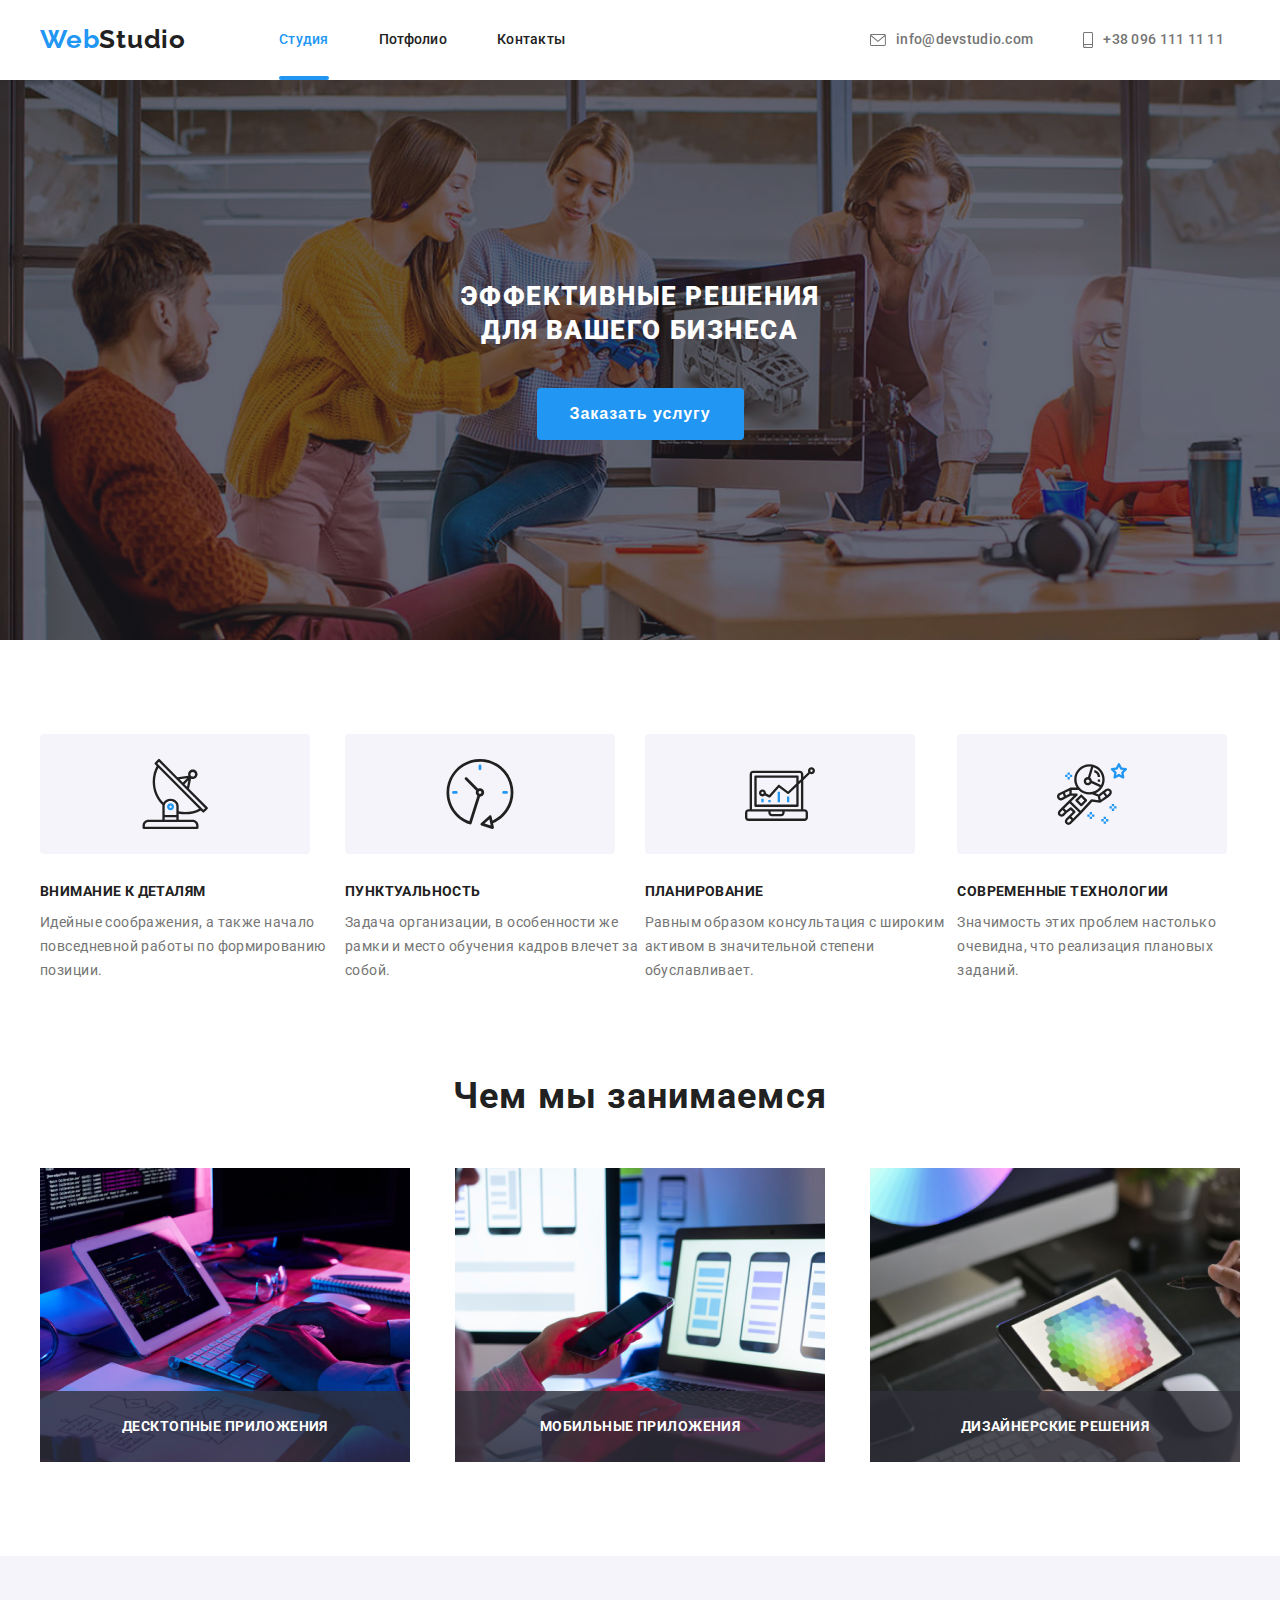
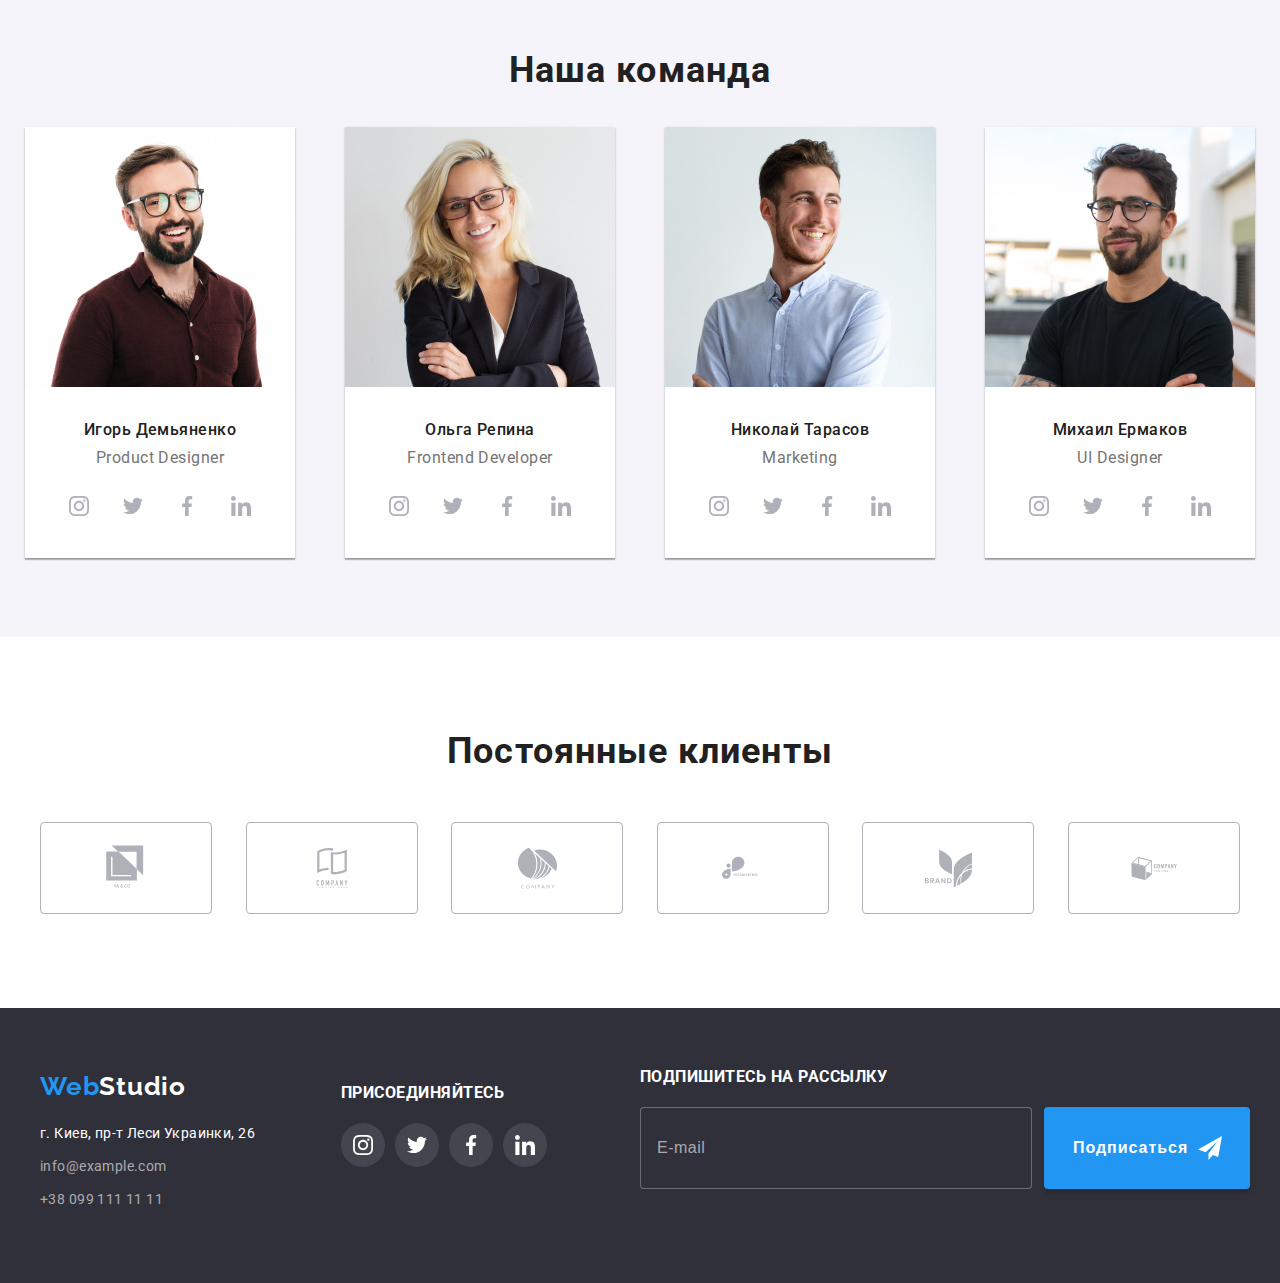
<file: index.html>
<!DOCTYPE html>
<html lang="ru">
  <head>
    <meta charset="UTF-8" />
    <meta http-equiv="X-UA-Compatible" content="IE=edge" />
    <meta name="viewport" content="width=device-width, initial-scale=1.0" />
    <title>WebStudio</title>
    <link
      rel="stylesheet"
      href="https://cdnjs.cloudflare.com/ajax/libs/modern-normalize/1.1.0/modern-normalize.min.css"
      integrity="sha512-wpPYUAdjBVSE4KJnH1VR1HeZfpl1ub8YT/NKx4PuQ5NmX2tKuGu6U/JRp5y+Y8XG2tV+wKQpNHVUX03MfMFn9Q=="
      crossorigin="anonymous"
      referrerpolicy="no-referrer"
    />
    <link rel="preconnect" href="https://fonts.googleapis.com" />
    <link rel="preconnect" href="https://fonts.gstatic.com" crossorigin />
    <link
      href="https://fonts.googleapis.com/css2?family=Raleway:wght@700&family=Roboto:wght@400;500;700;900&display=swap"
      rel="stylesheet"
    />
    <link rel="stylesheet" href="./css/main.min.css" />
  </head>
  <body>
    <header class="header">
      <nav class="nav-header container">
        <div class="mobile-header">
          <a href="#" class="logo"><span>Web</span>Studio</a>
          <button
            class="menu-button"
            type="button"
            data-menu-button
            aria-label="Переключатель мобильного меню"
            aria-expanded="false"
          >
            <svg width="40" height="40">
              <use
                class="icon-close"
                href="./images/icons.svg#close-menu"
              ></use>
              <use class="icon-menu" href="./images/icons.svg#menu"></use>
            </svg>
          </button>
        </div>
        <div class="menu-container" data-menu>
          <ul class="menu">
            <li class="menu__item">
              <a href="#" class="menu__link menu__link--current">Студия</a>
            </li>
            <li class="menu__item">
              <a href="./portfolio.html" class="menu__link">Потфолио</a>
            </li>
            <li class="menu__item">
              <a href="#" class="menu__link">Контакты</a>
            </li>
          </ul>
          <ul class="address-nav">
            <li class="address-nav__item">
              <a class="address-nav__link" href="mailto:info@devstudio.com">
                <svg class="address-nav__icon" width="16" height="12">
                  <use href="./images/icons.svg#envelope"></use>
                </svg>
                info@devstudio.com</a
              >
            </li>
            <li class="address-nav__item">
              <a class="address-nav__link" href="tel:+380961111111">
                <svg class="address-nav__icon" width="10" height="16">
                  <use href="./images/icons.svg#smartphone"></use>
                </svg>
                +38 096 111 11 11</a
              >
            </li>
          </ul>
        </div>
      </nav>
    </header>
    <main>
      <section class="hero">
        <h1 class="hero__title">
          Эффективные решения <br />
          для вашего бизнеса
        </h1>
        <button class="hero__button" type="button" data-modal-open>
          Заказать услугу
        </button>
        <div class="backdrop is-hidden" data-modal>
          <div class="modal">
            <form class="form">
              <h3 class="form__title">
                Оставьте свои данные, мы вам перезвоним
              </h3>
              <div>
                <label class="form__field">
                  <span class="form__label">Имя</span>
                  <div class="input">
                    <input
                      type="text"
                      name="name"
                      class="form__input"
                      placeholder=" "
                    />
                    <svg class="input-icon" width="18" height="18">
                      <use href="./images/icons.svg#person"></use>
                    </svg>
                  </div>
                </label>
              </div>
              <div>
                <label class="form__field">
                  <span class="form__label">Телефон</span>
                  <div class="input">
                    <input
                      type="tel"
                      name="tel"
                      class="form__input"
                      placeholder=" "
                    />
                    <svg class="input-icon" width="18" height="18">
                      <use href="./images/icons.svg#telephone"></use>
                    </svg>
                  </div>
                </label>
              </div>
              <div>
                <label class="form__field">
                  <span class="form__label">Почта</span>
                  <div class="input">
                    <input
                      type="email"
                      name="mail"
                      class="form__input"
                      placeholder=" "
                    />
                    <svg class="input-icon" width="18" height="18">
                      <use href="./images/icons.svg#mail"></use>
                    </svg>
                  </div>
                </label>
              </div>
              <div>
                <label class="form__field">
                  <span class="form__label">Комментарий</span>
                </label>
                <textarea
                  name="comment"
                  placeholder="Введите текст"
                  class="form__comment"
                ></textarea>
              </div>
              <div class="agreement">
                <label class="checkbox">
                  <input
                    type="checkbox"
                    name="aggrement"
                    id="policy"
                    value="agreement-form"
                    class="checkbox__field"
                  />
                  <span class="checkbox__icon"></span>
                  Соглашаюсь с рассылкой и принимаю &nbsp;
                  <span class="checkbox--text">Условия договора</span>
                </label>
              </div>
              <button class="submit-button" type="submit">Отправить</button>
            </form>
            <button class="modal__button" data-modal-close>
              <svg class="modal__icon" width="11" height="11">
                <use href="./images/icons.svg#cross"></use>
              </svg>
            </button>
          </div>
        </div>
      </section>
      <section class="section container">
        <ul class="feature">
          <div class="feature__box">
            <li class="feature__item">
              <div class="feature__icon icon-set">
                <svg width="70" height="70">
                  <use href="./images/icons.svg#scales"></use>
                </svg>
              </div>
              <h3 class="feature__title">Внимание к деталям</h3>
              <p class="feature__description">
                Идейные соображения, а также начало повседневной работы по
                формированию позиции.
              </p>
            </li>
          </div>
          <div class="feature__box">
            <li class="feature__item">
              <div class="feature__icon icon-set">
                <svg width="70" height="70">
                  <use href="./images/icons.svg#clock"></use>
                </svg>
              </div>
              <h3 class="feature__title">Пунктуальность</h3>
              <p class="feature__description">
                Задача организации, в особенности же рамки и место обучения
                кадров влечет за собой.
              </p>
            </li>
          </div>
          <div class="feature__box">
            <li class="feature__item">
              <div class="feature__icon icon-set">
                <svg width="70" height="70">
                  <use href="./images/icons.svg#diagram"></use>
                </svg>
              </div>
              <h3 class="feature__title">Планирование</h3>
              <p class="feature__description">
                Равным образом консультация с широким активом в значительной
                степени обуславливает.
              </p>
            </li>
          </div>
          <div class="feature__box">
            <li class="feature__item">
              <div class="feature__icon icon-set">
                <svg width="70" height="70">
                  <use href="./images/icons.svg#astronaut"></use>
                </svg>
              </div>
              <h3 class="feature__title">Современные технологии</h3>
              <p class="feature__description">
                Значимость этих проблем настолько очевидна, что реализация
                плановых заданий.
              </p>
            </li>
          </div>
        </ul>
      </section>
      <section class="container section section-cards">
        <h2 class="section__title">Чем мы занимаемся</h2>
        <ul class="cards">
          <li class="cards__item">
            <img
              src="./images/keyboard.jpg"
              alt="Руки, которые печатают на клавиатуре"
              width="370"
            />
            <div class="cards__box">
              <p class="cards__description">Десктопные приложения</p>
            </div>
          </li>
          <li class="cards__item">
            <img
              src="./images/notebook.jpg"
              alt="Телефон держат в руках, ноутбук на заднем плане"
              width="370"
            />
            <div class="cards__box">
              <p class="cards__description">Мобильные приложения</p>
            </div>
          </li>
          <li class="cards__item">
            <img
              src="./images/ipad.jpg"
              alt="Айпад с палитрой цвета на экране"
              width="370"
            />
            <div class="cards__box">
              <p class="cards__description">Дизайнерские решения</p>
            </div>
          </li>
        </ul>
      </section>
      <section class="section section-team">
        <div class="container">
          <h2 class="section__title">Наша команда</h2>
          <ul class="team">
            <li class="team__item">
              <img
                class="team__image"
                src="./images/member1.jpg"
                srcset="./images/member1.jpg 1x, ./images/member1@2.jpg 2x"
                alt="Мужчина улыбается на белом фоне"
              />
              <h4 class="team__member">Игорь Демьяненко</h4>
              <p class="team__description">Product Designer</p>
              <ul class="team-media">
                <li class="team-media__link">
                  <svg class="team-media__icon" width="20" height="20">
                    <use href="./images/icons.svg#instagram"></use>
                  </svg>
                  <a href=""></a>
                </li>
                <li class="team-media__link">
                  <svg class="team-media__icon" width="20" height="20">
                    <use href="./images/icons.svg#twitter"></use>
                  </svg>
                  <a href=""></a>
                </li>
                <li class="team-media__link">
                  <svg class="team-media__icon" width="20" height="20">
                    <use href="./images/icons.svg#facebook"></use>
                  </svg>
                  <a href=""></a>
                </li>
                <li class="team-media__link">
                  <svg class="team-media__icon" width="20" height="20">
                    <use href="./images/icons.svg#linkedin"></use>
                  </svg>
                  <a href=""></a>
                </li>
              </ul>
            </li>
            <li class="team__item">
              <img
                class="team__image"
                src="./images/member2.jpg"
                srcset="./images/member2.jpg 1x, ./images/member2@2.jpg 2x"
                alt="Женщина с белыми волосами улыбается"
              />
              <h4 class="team__member">Ольга Репина</h4>
              <p class="team__description">Frontend Developer</p>
              <ul class="team-media">
                <li class="team-media__link">
                  <svg class="team-media__icon" width="20" height="20">
                    <use href="./images/icons.svg#instagram"></use>
                  </svg>
                  <a href=""></a>
                </li>
                <li class="team-media__link">
                  <svg class="team-media__icon" width="20" height="20">
                    <use href="./images/icons.svg#twitter"></use>
                  </svg>
                  <a href=""></a>
                </li>
                <li class="team-media__link">
                  <svg class="team-media__icon" width="20" height="20">
                    <use href="./images/icons.svg#facebook"></use>
                  </svg>
                  <a href=""></a>
                </li>
                <li class="team-media__link">
                  <svg class="team-media__icon" width="20" height="20">
                    <use href="./images/icons.svg#linkedin"></use>
                  </svg>
                  <a href=""></a>
                </li>
              </ul>
            </li>
            <li class="team__item">
              <img
                class="team__image"
                src="./images/member3.jpg"
                srcset="./images/member3.jpg 1x, ./images/member3@2.jpg 2x"
                alt="Мужчина в белой рубашке улыбается"
              />
              <h4 class="team__member">Николай Тарасов</h4>
              <p class="team__description">Marketing</p>
              <ul class="team-media">
                <li class="team-media__link">
                  <svg class="team-media__icon" width="20" height="20">
                    <use href="./images/icons.svg#instagram"></use>
                  </svg>
                  <a href=""></a>
                </li>
                <li class="team-media__link">
                  <svg class="team-media__icon" width="20" height="20">
                    <use href="./images/icons.svg#twitter"></use>
                  </svg>
                  <a href=""></a>
                </li>
                <li class="team-media__link">
                  <svg class="team-media__icon" width="20" height="20">
                    <use href="./images/icons.svg#facebook"></use>
                  </svg>
                  <a href=""></a>
                </li>
                <li class="team-media__link">
                  <svg class="team-media__icon" width="20" height="20">
                    <use href="./images/icons.svg#linkedin"></use>
                  </svg>
                  <a href=""></a>
                </li>
              </ul>
            </li>
            <li class="team__item">
              <img
                class="team__image"
                src="./images/member4.jpg"
                srcset="./images/member4.jpg 1x, ./images/member4@2.jpg 2x"
                alt="Мужчина в очках"
              />
              <h4 class="team__member">Михаил Ермаков</h4>
              <p class="team__description">UI Designer</p>
              <ul class="team-media">
                <li class="team-media__link">
                  <svg class="team-media__icon" width="20" height="20">
                    <use href="./images/icons.svg#instagram"></use>
                  </svg>
                  <a href=""></a>
                </li>
                <li class="team-media__link">
                  <svg class="team-media__icon" width="20" height="20">
                    <use href="./images/icons.svg#twitter"></use>
                  </svg>
                  <a href=""></a>
                </li>
                <li class="team-media__link">
                  <svg class="team-media__icon" width="20" height="20">
                    <use href="./images/icons.svg#facebook"></use>
                  </svg>
                  <a href=""></a>
                </li>
                <li class="team-media__link">
                  <svg class="team-media__icon" width="20" height="20">
                    <use href="./images/icons.svg#linkedin"></use>
                  </svg>
                  <a href=""></a>
                </li>
              </ul>
            </li>
          </ul>
        </div>
      </section>
      <section class="container section">
        <h2 class="section__title">Постоянные клиенты</h2>
        <ul class="client">
          <li class="client__item client__item--hover">
            <svg class="logo client__item--hover" width="45" height="50">
              <use href="./images/icons.svg#logo-1"></use>
            </svg>
            <a href=""></a>
          </li>
          <li class="client__item client__item--hover">
            <svg
              class="client__logo client__item--hover"
              width="40"
              height="52"
            >
              <use href="./images/icons.svg#logo-2"></use>
            </svg>
            <a href=""></a>
          </li>
          <li class="client__item client__item--hover">
            <svg
              class="client__logo client__item--hover"
              width="41"
              height="42.6"
            >
              <use href="./images/icons.svg#logo-3"></use>
            </svg>
            <a href=""></a>
          </li>
          <li class="client__item client__item--hover">
            <svg
              class="client__logo client__item--hover"
              width="80"
              height="42"
            >
              <use href="./images/icons.svg#logo-4"></use>
            </svg>
            <a href=""></a>
          </li>
          <li class="client__item client__item--hover">
            <svg
              class="client__logo client__item--hover"
              width="59"
              height="47"
            >
              <use href="./images/icons.svg#logo-5"></use>
            </svg>
            <a href=""></a>
          </li>
          <li class="client__item client__item--hover">
            <svg
              class="client__logo client__item--hover"
              width="88.48"
              height="45.44"
            >
              <use href="./images/icons.svg#logo-6"></use>
            </svg>
            <a href=""></a>
          </li>
        </ul>
      </section>
    </main>
    <footer class="footer">
      <div class="container footer-container">
        <div class="footer-tablet">
          <div class="footer-box--first">
            <nav class="footer-nav">
              <a class="logo logo-footer" href="#"><span>Web</span>Studio</a>
              <ul class="footer-nav__address">
                <li>г. Киев, пр-т Леси Украинки, 26</li>
                <li>
                  <a class="footer-nav__link" href="mailto:info@example.com"
                    >info@example.com</a
                  >
                </li>
                <li>
                  <a class="footer-nav__link" href="tel:+380991111111"
                    >+38 099 111 11 11</a
                  >
                </li>
              </ul>
            </nav>
          </div>
          <div class="footer-box footer-media">
            <nav class="footer-media">
              <h3 class="footer-media__title">Присоединяйтесь</h3>
              <ul class="footer-media__list">
                <li class="footer-media__link">
                  <svg class="footer-media__logo" width="20" height="20">
                    <use href="./images/icons.svg#instagram"></use>
                  </svg>
                  <a href=""></a>
                </li>
                <li class="footer-media__link">
                  <svg class="footer-media__logo" width="20" height="20">
                    <use href="./images/icons.svg#twitter"></use>
                  </svg>
                  <a href=""></a>
                </li>
                <li class="footer-media__link">
                  <svg class="footer-media__logo" width="20" height="20">
                    <use href="./images/icons.svg#facebook"></use>
                  </svg>
                  <a href=""></a>
                </li>
                <li class="footer-media__link">
                  <svg class="footer-media__logo" width="20" height="20">
                    <use href="./images/icons.svg#linkedin"></use>
                  </svg>
                  <a href=""></a>
                </li>
              </ul>
            </nav>
          </div>
        </div>
        <div class="footer-box subscribe-box">
          <h3 class="subscribe-box__title">Подпишитесь на рассылку</h3>
          <form class="footer-form">
            <label for="mail"></label>
            <input
              class="footer-form__mail"
              type="mail"
              name="email"
              id="mail"
              placeholder="E-mail"
            />
            <button class="subscribe-box__button" type="submit">
              Подписаться
              <svg class="subscribe-box__icon" width="24" height="24">
                <use href="./images/icons.svg#send"></use>
              </svg>
            </button>
          </form>
        </div>
      </div>
    </footer>
    <script src="./js/modal.js"></script>
    <script src="./js/menu.js"></script>
  </body>
</html>
</file>
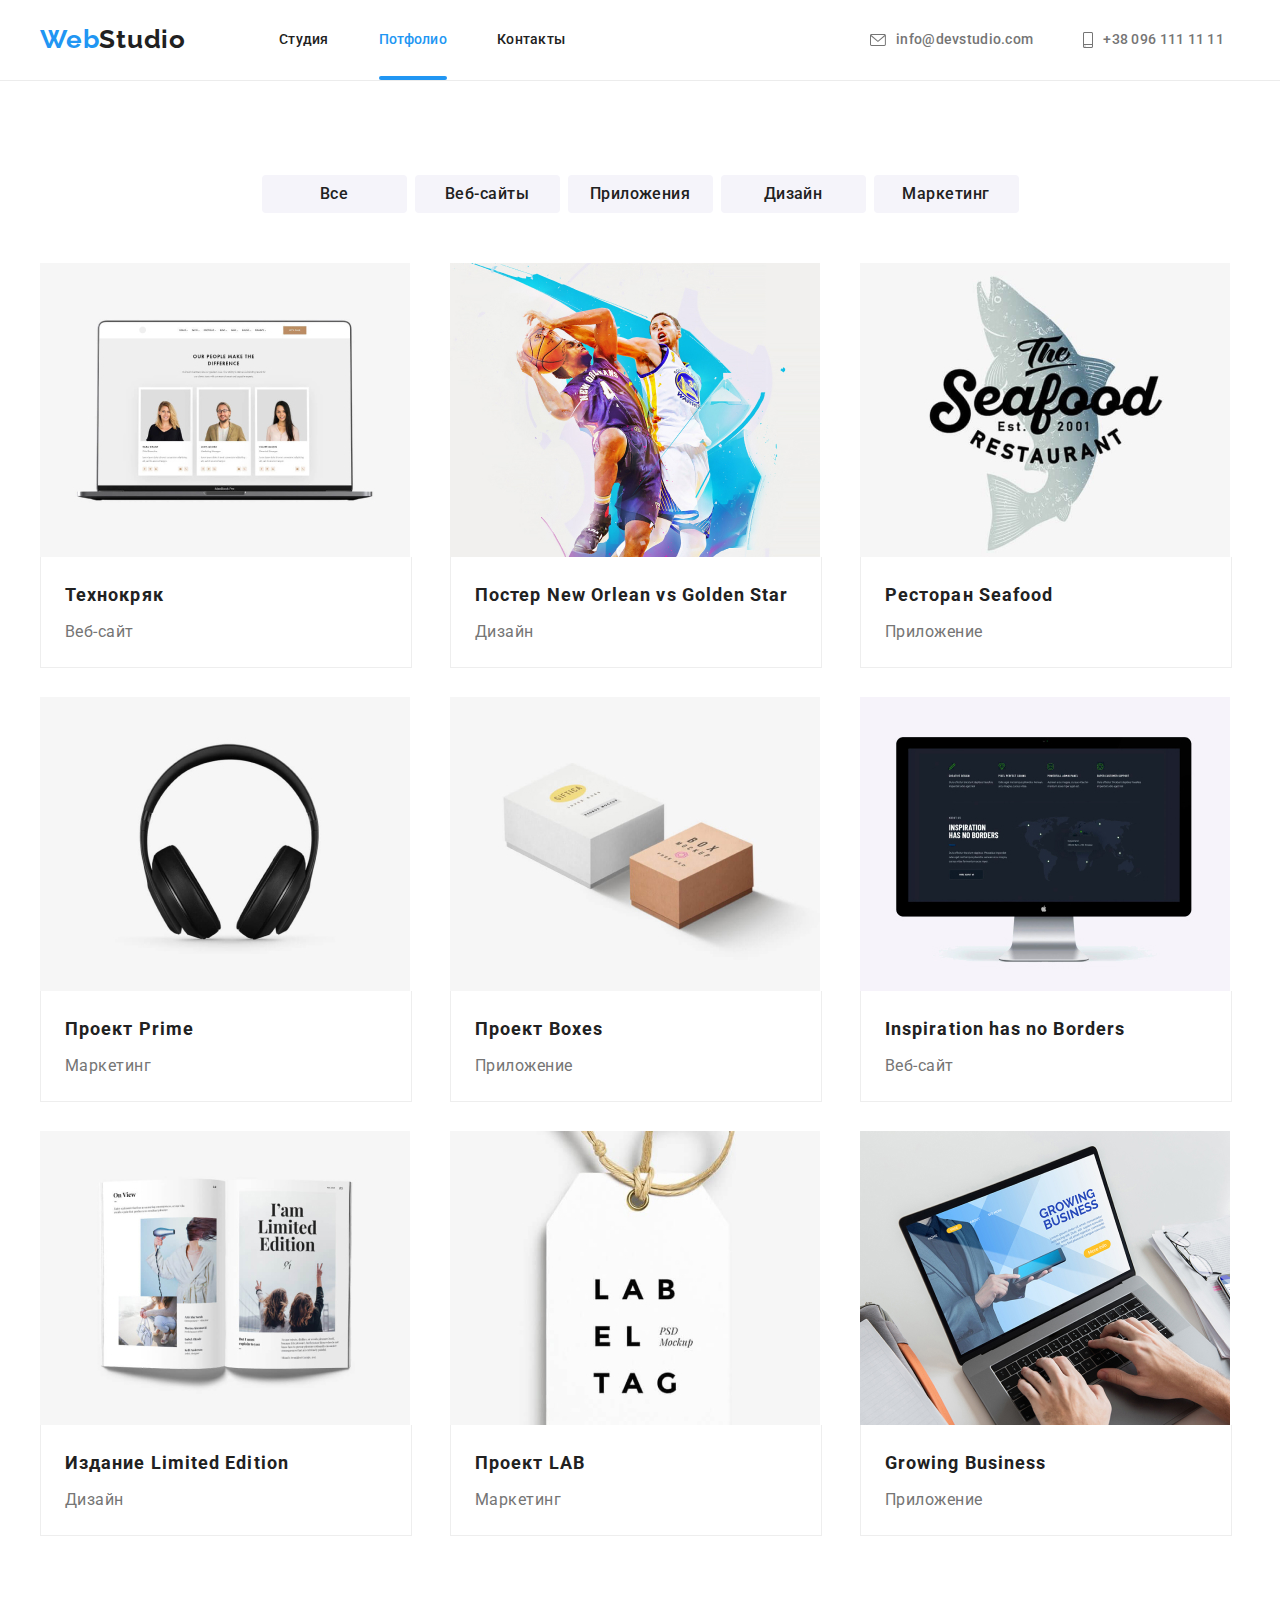
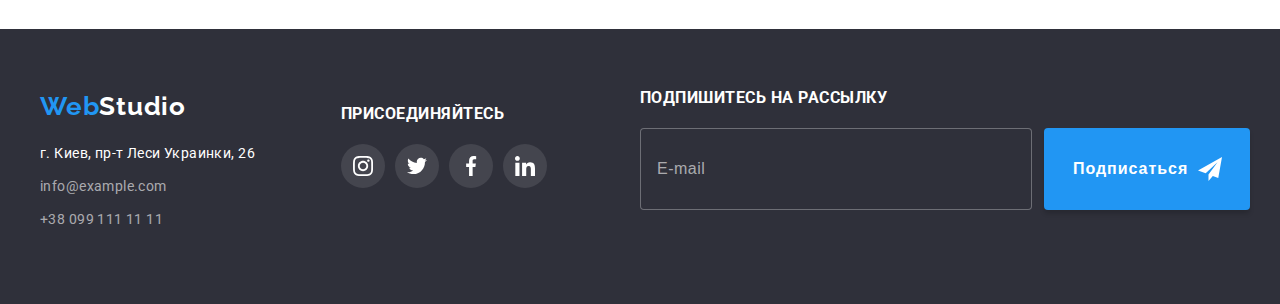
<file: portfolio.html>
<!DOCTYPE html>
<html lang="en">
  <head>
    <meta charset="UTF-8" />
    <meta http-equiv="X-UA-Compatible" content="IE=edge" />
    <meta name="viewport" content="width=device-width, initial-scale=1.0" />
    <title>Portfolio</title>
    <link
      rel="stylesheet"
      href="https://cdnjs.cloudflare.com/ajax/libs/modern-normalize/1.1.0/modern-normalize.min.css"
      integrity="sha512-wpPYUAdjBVSE4KJnH1VR1HeZfpl1ub8YT/NKx4PuQ5NmX2tKuGu6U/JRp5y+Y8XG2tV+wKQpNHVUX03MfMFn9Q=="
      crossorigin="anonymous"
      referrerpolicy="no-referrer"
    />
    <link rel="preconnect" href="https://fonts.googleapis.com" />
    <link rel="preconnect" href="https://fonts.gstatic.com" crossorigin />
    <link
      href="https://fonts.googleapis.com/css2?family=Raleway:wght@700&family=Roboto:wght@400;500;700;900&display=swap"
      rel="stylesheet"
    />
    <link rel="stylesheet" href="./css/main.min.css" />
  </head>
  <body>
    <header class="header header--decorate">
      <nav class="nav-header container">
        <div class="mobile-header">
          <a href="#" class="logo"><span>Web</span>Studio</a>
          <button
            class="menu-button"
            type="button"
            data-menu-button
            aria-label="Переключатель мобильного меню"
            aria-expanded="false"
          >
            <svg width="40" height="40">
              <use
                class="icon-close"
                href="./images/icons.svg#close-menu"
              ></use>
              <use class="icon-menu" href="./images/icons.svg#menu"></use>
            </svg>
          </button>
        </div>
        <div class="menu-container" data-menu>
          <ul class="menu">
            <li class="menu__item">
              <a href="./index.html" class="menu__link">Студия</a>
            </li>
            <li class="menu__item">
              <a href="№" class="menu__link menu__link--current">Потфолио</a>
            </li>
            <li class="menu__item">
              <a href="#" class="menu__link">Контакты</a>
            </li>
          </ul>
          <ul class="address-nav">
            <li class="address-nav__item">
              <a class="address-nav__link" href="mailto:info@devstudio.com">
                <svg class="address-nav__icon" width="16" height="12">
                  <use href="./images/icons.svg#envelope"></use>
                </svg>
                info@devstudio.com</a
              >
            </li>
            <li class="address-nav__item">
              <a class="address-nav__link" href="tel:+380961111111">
                <svg class="address-nav__icon" width="10" height="16">
                  <use href="./images/icons.svg#smartphone"></use>
                </svg>
                +38 096 111 11 11</a
              >
            </li>
          </ul>
        </div>
      </nav>
    </header>
    <main>
      <nav class="container">
        <ul class="button-list">
          <li class="button-list__item">
            <button class="button-list_btn" type="button">Все</button>
          </li>
          <li class="button-list__item">
            <button class="button-list_btn" type="button">Веб-сайты</button>
          </li>
          <li class="button-list__item">
            <button class="button-list_btn" type="button">Приложения</button>
          </li>
          <li class="button-list__item">
            <button class="button-list_btn" type="button">Дизайн</button>
          </li>
          <li class="button-list__item">
            <button class="button-list_btn" type="button">Маркетинг</button>
          </li>
        </ul>
      </nav>
      <div class="container">
        <ul class="samples">
          <li class="samples__item">
            <div class="samples__image--container">
              <img
                class="samples__image"
                src="./images/sample1.jpg"
                srcset="./images/sample1.jpg 1x, ./images/sample1@2.jpg 2x"
                alt=""
              />
              <div class="samples__box">
                <p class="samples__text">
                  Технокряк это современная площадка распространения
                  коронавируса. Компании используют эту платформу для цифрового
                  шпионажа и атак на защищённые сервера конкурентов.
                </p>
              </div>
            </div>
            <div class="caption-container caption-container--first">
              <p class="samples__title caption">Технокряк</p>
              <p class="samples__description caption">Веб-сайт</p>
            </div>
          </li>
          <li class="samples__item">
            <div class="samples__image--container">
              <img
                class="samples__image"
                src="./images/sample2.jpg"
                srcset="./images/sample2.jpg 1x, ./images/sample2@2.jpg 2x"
                alt=""
              />
              <div class="samples__box">
                <p class="samples__text">
                  Технокряк это современная площадка распространения
                  коронавируса. Компании используют эту платформу для цифрового
                  шпионажа и атак на защищённые сервера конкурентов.
                </p>
              </div>
            </div>
            <div class="caption-container">
              <p class="samples__title caption">
                Постер New Orlean vs Golden Star
              </p>
              <p class="samples__description caption">Дизайн</p>
            </div>
          </li>
          <li class="samples__item">
            <div class="samples__image--container">
              <img
                class="samples__image"
                src="./images/sample3.jpg"
                srcset="./images/sample3.jpg 1x, ./images/sample3@2.jpg 2x"
                alt=""
              />
              <div class="samples__box">
                <p class="samples__text">
                  Технокряк это современная площадка распространения
                  коронавируса. Компании используют эту платформу для цифрового
                  шпионажа и атак на защищённые сервера конкурентов.
                </p>
              </div>
            </div>
            <div class="caption-container">
              <p class="samples__title caption">Ресторан Seafood</p>
              <p class="samples__description caption">Приложение</p>
            </div>
          </li>
          <li class="samples__item">
            <div class="samples__image--container">
              <img
                class="samples__image"
                src="./images/sample4.jpg"
                srcset="./images/sample4.jpg 1x, ./images/sample4@2.jpg 2x"
                alt=""
              />
              <div class="samples__box">
                <p class="samples__text">
                  Технокряк это современная площадка распространения
                  коронавируса. Компании используют эту платформу для цифрового
                  шпионажа и атак на защищённые сервера конкурентов.
                </p>
              </div>
            </div>
            <div class="caption-container">
              <p class="samples__title caption">Проект Prime</p>
              <p class="samples__description caption">Маркетинг</p>
            </div>
          </li>
          <li class="samples__item">
            <div class="samples__image--container">
              <img
                class="samples__image"
                src="./images/sample5.jpg"
                srcset="./images/sample5.jpg 1x, ./images/sample5@2.jpg 2x"
                alt=""
              />
              <div class="samples__box">
                <p class="samples__text">
                  Технокряк это современная площадка распространения
                  коронавируса. Компании используют эту платформу для цифрового
                  шпионажа и атак на защищённые сервера конкурентов.
                </p>
              </div>
            </div>
            <div class="caption-container">
              <p class="samples__title caption">Проект Boxes</p>
              <p class="samples__description caption">Приложение</p>
            </div>
          </li>
          <li class="samples__item">
            <div class="samples__image--container">
              <img
                class="samples__image"
                src="./images/sample6.jpg"
                srcset="./images/sample6.jpg 1x, ./images/sample6@2.jpg 2x"
                alt=""
              />
              <div class="samples__box">
                <p class="samples__text">
                  Технокряк это современная площадка распространения
                  коронавируса. Компании используют эту платформу для цифрового
                  шпионажа и атак на защищённые сервера конкурентов.
                </p>
              </div>
            </div>
            <div class="caption-container">
              <p class="samples__title caption">Inspiration has no Borders</p>
              <p class="samples__description caption">Веб-сайт</p>
            </div>
          </li>
          <li class="samples__item">
            <div class="samples__image--container">
              <img
                class="samples__image"
                src="./images/sample7.jpg"
                srcset="./images/sample7.jpg 1x, ./images/sample7@2.jpg 2x"
                alt=""
              />
              <div class="samples__box">
                <p class="samples__text">
                  Технокряк это современная площадка распространения
                  коронавируса. Компании используют эту платформу для цифрового
                  шпионажа и атак на защищённые сервера конкурентов.
                </p>
              </div>
            </div>
            <div class="caption-container">
              <p class="samples__title caption">Издание Limited Edition</p>
              <p class="samples__description caption">Дизайн</p>
            </div>
          </li>
          <li class="samples__item">
            <div class="samples__image--container">
              <img
                class="samples__image"
                src="./images/sample8.jpg"
                srcset="./images/sample8.jpg 1x, ./images/sample8@2.jpg 2x"
                alt=""
              />
              <div class="samples__box">
                <p class="samples__text">
                  Технокряк это современная площадка распространения
                  коронавируса. Компании используют эту платформу для цифрового
                  шпионажа и атак на защищённые сервера конкурентов.
                </p>
              </div>
            </div>
            <div class="caption-container">
              <p class="samples__title caption">Проект LAB</p>
              <p class="samples__description caption">Маркетинг</p>
            </div>
          </li>
          <li class="samples__item">
            <div class="samples__image--container">
              <img
                class="samples__image"
                src="./images/sample9.jpg"
                srcset="./images/sample9.jpg 1x, ./images/sample9@2.jpg 2x"
                alt=""
              />
              <div class="samples__box">
                <p class="samples__text">
                  Технокряк это современная площадка распространения
                  коронавируса. Компании используют эту платформу для цифрового
                  шпионажа и атак на защищённые сервера конкурентов.
                </p>
              </div>
            </div>
            <div class="caption-container">
              <p class="samples__title caption">Growing Business</p>
              <p class="samples__description caption">Приложение</p>
            </div>
          </li>
        </ul>
      </div>
    </main>
    <footer class="footer">
      <div class="container footer-container">
        <div class="footer-tablet">
          <div class="footer-box--first">
            <nav class="footer-nav">
              <a class="logo logo-footer" href="#"><span>Web</span>Studio</a>
              <ul class="footer-nav__address">
                <li>г. Киев, пр-т Леси Украинки, 26</li>
                <li>
                  <a class="footer-nav__link" href="mailto:info@example.com"
                    >info@example.com</a
                  >
                </li>
                <li>
                  <a class="footer-nav__link" href="tel:+380991111111"
                    >+38 099 111 11 11</a
                  >
                </li>
              </ul>
            </nav>
          </div>
          <div class="footer-box footer-media">
            <nav class="footer-media">
              <h3 class="footer-media__title">Присоединяйтесь</h3>
              <ul class="footer-media__list">
                <li class="footer-media__link">
                  <svg class="footer-media__logo" width="20" height="20">
                    <use href="./images/icons.svg#instagram"></use>
                  </svg>
                  <a href=""></a>
                </li>
                <li class="footer-media__link">
                  <svg class="footer-media__logo" width="20" height="20">
                    <use href="./images/icons.svg#twitter"></use>
                  </svg>
                  <a href=""></a>
                </li>
                <li class="footer-media__link">
                  <svg class="footer-media__logo" width="20" height="20">
                    <use href="./images/icons.svg#facebook"></use>
                  </svg>
                  <a href=""></a>
                </li>
                <li class="footer-media__link">
                  <svg class="footer-media__logo" width="20" height="20">
                    <use href="./images/icons.svg#linkedin"></use>
                  </svg>
                  <a href=""></a>
                </li>
              </ul>
            </nav>
          </div>
        </div>
        <div class="footer-box subscribe-box">
          <h3 class="subscribe-box__title">Подпишитесь на рассылку</h3>
          <form class="footer-form">
            <label for="mail"></label>
            <input
              class="footer-form__mail"
              type="mail"
              name="email"
              id="mail"
              placeholder="E-mail"
            />
            <button class="subscribe-box__button" type="submit">
              Подписаться
              <svg class="subscribe-box__icon" width="24" height="24">
                <use href="./images/icons.svg#send"></use>
              </svg>
            </button>
          </form>
        </div>
      </div>
    </footer>
    <script src="./js/menu.js"></script>
  </body>
</html>
</file>
<file: css/main.min.css>
body{font-family:"Roboto";color:#212121;background-color:#fff;font-style:normal;font-weight:400px;font-size:14px;margin:0}ul{list-style:none;padding:0;margin:0}.container{margin-left:auto;margin-right:auto;padding-left:15px;padding-right:15px}@media screen and (min-width: 480px){.container{width:480px;padding-left:0;padding-right:0}}@media screen and (min-width: 768px){.container{width:798px}}@media screen and (min-width: 1140px){.container{padding-left:15px;padding-right:15px;width:1200px}}@media screen and (min-width: 1140px){.header--decorate{border-bottom:1px solid #ececec}}@media screen and (max-width: 767px){.header{position:relative}}@media screen and (min-width: 768px){.nav-header{display:-webkit-box;display:-ms-flexbox;display:flex;-webkit-box-align:center;-ms-flex-align:center;align-items:center}}@media screen and (max-width: 767px){.menu-container{padding-top:60px;padding-bottom:60px;z-index:1;display:none;position:absolute;top:100%;left:0;width:100%;background-color:#fff}.menu-container.is-open{display:block}}@media screen and (min-width: 768px){.menu-container{display:-webkit-box;display:-ms-flexbox;display:flex;margin-left:93px}}@media screen and (max-width: 767px){.menu{margin-bottom:60px}}@media screen and (min-width: 768px){.menu{display:-webkit-box;display:-ms-flexbox;display:flex}}@media screen and (max-width: 767px){.menu__item{text-align:center}}@media screen and (max-width: 767px){.menu__item:not(:last-child){margin-bottom:40px}}@media screen and (min-width: 768px){.menu__item:not(:last-child){margin-right:50px}}.menu__link{text-decoration:none;color:#212121;font-weight:500;line-height:1.14;letter-spacing:0.02em;-webkit-transition-property:color;transition-property:color;-webkit-transition-duration:250ms;transition-duration:250ms;-webkit-transition-timing-function:cubic-bezier(0.4, 0, 0.2, 1);transition-timing-function:cubic-bezier(0.4, 0, 0.2, 1)}.menu__link:hover,.menu__link:focus{color:#2196f3}@media screen and (min-width: 768px){.menu__link{padding-top:32px;padding-bottom:32px;display:block}}.menu__link--current{position:relative;color:#2196f3}.menu__link--current::after{display:inline-block;position:absolute;left:0;bottom:0;content:"";height:4px;width:100%;background-color:#2196f3;border-radius:2px}@media screen and (max-width: 767px){.menu__link--current::after{content:'';bottom:-8px}}@media screen and (min-width: 768px) and (max-width: 1139px){.address-nav{display:-webkit-box;display:-ms-flexbox;display:flex;-webkit-box-orient:vertical;-webkit-box-direction:normal;-ms-flex-direction:column;flex-direction:column;-webkit-box-pack:center;-ms-flex-pack:center;justify-content:center;margin-left:84px}}@media screen and (min-width: 1140px){.address-nav{display:-webkit-box;display:-ms-flexbox;display:flex;-webkit-box-align:center;-ms-flex-align:center;align-items:center;-webkit-box-pack:end;-ms-flex-pack:end;justify-content:flex-end;margin-left:305px;padding:0}}.address-nav__item{display:block;font-weight:500;line-height:1.14;letter-spacing:0.02em;margin:0;fill:#757575;min-width:161px;-webkit-transition:fill 250ms cubic-bezier(0.4, 0, 0.2, 1);transition:fill 250ms cubic-bezier(0.4, 0, 0.2, 1)}.address-nav__item:hover{cursor:pointer;fill:#2196f3;color:#2196f3}@media screen and (max-width: 767px){.address-nav__item{text-align:center}.address-nav__item:not(:last-child){margin-bottom:16px}}@media screen and (min-width: 1140px){.address-nav__item{min-width:161px}.address-nav__item:not(:last-child){margin-right:50px}}.address-nav__link{text-decoration:none;color:#757575;-webkit-box-align:center;-ms-flex-align:center;align-items:center;-webkit-transition:color 250ms cubic-bezier(0.4, 0, 0.2, 1);transition:color 250ms cubic-bezier(0.4, 0, 0.2, 1)}.address-nav__link:hover{cursor:pointer;fill:#2196f3;color:#2196f3}@media screen and (max-width: 767px){.address-nav__link:not(:last-child){margin-bottom:16px}}@media screen and (min-width: 1140px){.address-nav__link{display:-webkit-box;display:-ms-flexbox;display:flex;padding-top:32px;padding-bottom:32px}}.address-nav__icon{margin-right:10px}@media screen and (max-width: 767px){.mobile-header{height:60px;display:-webkit-box;display:-ms-flexbox;display:flex;-webkit-box-align:center;-ms-flex-align:center;align-items:center;-webkit-box-pack:justify;-ms-flex-pack:justify;justify-content:space-between;border-bottom:1px solid #ececec}}.menu-button{display:inline-block;width:40px;height:40px;margin:0;padding:0;border:none;background-color:transparent}.menu-button:hover,.menu-button:focus{fill:#2196f3}@media screen and (min-width: 768px){.menu-button{display:none}}.menu-button .icon-close{display:none}.menu-button.is-open .icon-close{display:block}.menu-button.is-open .icon-menu{display:none}.logo>span{color:#2196f3}.logo{text-decoration:none;color:#212121;font-family:"Raleway", sans-serif;font-weight:700;font-size:24px;line-height:1.2;letter-spacing:0.03em}@media screen and (max-width: 767px){.logo{padding-top:16px;padding-bottom:16px}}@media screen and (min-width: 1140px){.logo{font-size:26px}}.logo-footer{display:block;color:#fff;margin-top:0;margin-bottom:20px}@media screen and (max-width: 767px){.logo-footer{text-align:center}}.hero{background-color:#2f303a}.hero{text-align:center;padding-top:118px;padding-bottom:118px;background-image:-webkit-gradient(linear, left top, left bottom, from(rgba(47,48,58,0.4)), to(rgba(47,48,58,0.4))),url("../images/background.jpg");background-image:linear-gradient(rgba(47,48,58,0.4), rgba(47,48,58,0.4)),url("../images/background.jpg");background-size:cover}@media screen and (min-device-pixel-ratio: 2), screen and (-webkit-min-device-pixel-ratio: 2), screen and (min-resolution: 192dpi), screen and (min-resolution: 2dppx){.hero{background-image:url "../images/background@2.jpg"}}@media screen and (min-width: 1140px){.hero{padding-top:200px;padding-bottom:200px;background-size:cover}}.hero__title{text-transform:uppercase;color:#fff;font-weight:900;font-size:26px;line-height:1.3;letter-spacing:0.06em;margin-top:0;margin-bottom:40px}.hero__button{color:#fff;background-color:#2196f3;font-weight:700;font-size:16px;line-height:1.9;letter-spacing:0.06em;cursor:pointer;display:inline-block;padding:10px 32px;min-width:136px;border-radius:4px;border:1px solid transparent;-webkit-transition:color 250ms cubic-bezier(0.4, 0, 0.2, 1),background-color 250ms cubic-bezier(0.4, 0, 0.2, 1);transition:color 250ms cubic-bezier(0.4, 0, 0.2, 1),background-color 250ms cubic-bezier(0.4, 0, 0.2, 1)}.hero__button:hover,.hero__button:focus{color:#2196f3;background-color:#fff}.backdrop{position:fixed;top:0;left:0;width:100%;height:100%;background-color:rgba(0,0,0,0.2);z-index:2;opacity:1;-webkit-transition:opacity 250ms cubic-bezier(0.4, 0, 0.2, 1);transition:opacity 250ms cubic-bezier(0.4, 0, 0.2, 1)}@media screen and (max-width: 767px){.backdrop{padding:93px 15px;overflow-y:scroll}}@media screen and (min-width: 768px){.backdrop{padding:208px 159px;overflow-y:scroll}}.backdrop.is-hidden{opacity:0;pointer-events:none}.backdrop.is-hidden .modal{-webkit-transform:translate(-50%, -50%) scale(0.9);transform:translate(-50%, -50%) scale(0.9)}.modal{background-color:#fff;-webkit-box-shadow:0px 1px 3px rgba(0,0,0,0.12),0px 1px 1px rgba(0,0,0,0.14),0px 2px 1px rgba(0,0,0,0.2);box-shadow:0px 1px 3px rgba(0,0,0,0.12),0px 1px 1px rgba(0,0,0,0.14),0px 2px 1px rgba(0,0,0,0.2);border-radius:4px}@media screen and (max-width: 767px){.modal{position:relative}}@media screen and (min-width: 1140px){.modal{position:absolute;top:50%;left:50%;-webkit-transform:translate(-50%, -50%) scale(1);transform:translate(-50%, -50%) scale(1);-webkit-transition:-webkit-transform 250ms cubic-bezier(0.4, 0, 0.2, 1);transition:-webkit-transform 250ms cubic-bezier(0.4, 0, 0.2, 1);transition:transform 250ms cubic-bezier(0.4, 0, 0.2, 1);transition:transform 250ms cubic-bezier(0.4, 0, 0.2, 1), -webkit-transform 250ms cubic-bezier(0.4, 0, 0.2, 1);width:528px;height:581px}}.modal__button{position:absolute;top:8px;right:8px;display:inline-block;width:30px;height:30px;border-radius:50%;border:1px solid rgba(0,0,0,0.1);background-color:#fff;-webkit-transition:fill 250ms cubic-bezier(0.4, 0, 0.2, 1);transition:fill 250ms cubic-bezier(0.4, 0, 0.2, 1)}.modal__button:hover{fill:#2196f3}.form{padding:40px}.form__title{font-weight:700;font-size:20px;line-height:1.15;text-align:center;letter-spacing:0.03em;color:#212121;margin-top:0;margin-bottom:12px}.form__field{display:-webkit-box;display:-ms-flexbox;display:flex;-webkit-box-orient:vertical;-webkit-box-direction:normal;-ms-flex-direction:column;flex-direction:column}.form__label{text-align:left;margin-bottom:4px;font-size:12px;line-height:1.16;letter-spacing:0.01em;color:#757575}.form__input{width:100%;height:40px;cursor:pointer;border:1px solid rgba(33,33,33,0.2);border-radius:4px;padding:12px 42px;-webkit-transition:border 250ms cubic-bezier(0.4, 0, 0.2, 1);transition:border 250ms cubic-bezier(0.4, 0, 0.2, 1)}.form__input:focus{outline:none !important;border:1px solid #2196f3}.form__comment{resize:none;padding:12px 16px;margin-bottom:20px;height:120px;border:1px solid rgba(33,33,33,0.2);border-radius:4px;-webkit-transition:border 250ms cubic-bezier(0.4, 0, 0.2, 1);transition:border 250ms cubic-bezier(0.4, 0, 0.2, 1);cursor:pointer}.form__comment:focus{outline:none !important;border:1px solid #2196f3}.form__comment::-webkit-input-placeholder{font-size:14px;line-height:1.14;letter-spacing:0.01em;color:rgba(117,117,117,0.5)}.form__comment:-ms-input-placeholder{font-size:14px;line-height:1.14;letter-spacing:0.01em;color:rgba(117,117,117,0.5)}.form__comment::-ms-input-placeholder{font-size:14px;line-height:1.14;letter-spacing:0.01em;color:rgba(117,117,117,0.5)}.form__comment::placeholder{font-size:14px;line-height:1.14;letter-spacing:0.01em;color:rgba(117,117,117,0.5)}@media screen and (max-width: 1139px){.form__comment{width:100%}}@media screen and (min-width: 1140px){.form__comment{width:448px}}.input{position:relative;margin:0;height:40px;margin-bottom:10px}.input-icon{position:absolute;top:50%;left:12px;-webkit-transform:translateY(-50%);transform:translateY(-50%)}.form__input:focus+.input-icon{fill:#2196f3;cursor:pointer}.checkbox{font-weight:400;font-size:14px;line-height:24px;letter-spacing:0.03em;color:#757575;display:-webkit-box;display:-ms-flexbox;display:flex;-webkit-box-align:center;-ms-flex-align:center;align-items:center;-webkit-box-pack:center;-ms-flex-pack:center;justify-content:center;margin-bottom:30px}@media screen and (max-width: 480px){.checkbox{display:inline-block}}@media screen and (max-width: 1139px){.checkbox{font-size:12px;line-height:14.06px}}.checkbox__field{-webkit-appearance:none;-moz-appearance:none;appearance:none;position:absolute}.checkbox__icon{display:inline-block;width:15px;height:14px;margin-right:8px;border:2px solid #212121;border-radius:2px;-webkit-transition:background-color 250ms cubic-bezier(0.4, 0, 0.2, 1),background-image 250ms cubic-bezier(0.4, 0, 0.2, 1);transition:background-color 250ms cubic-bezier(0.4, 0, 0.2, 1),background-image 250ms cubic-bezier(0.4, 0, 0.2, 1)}.checkbox__icon:focus,.checkbox__icon:hover{cursor:pointer}@media screen and (max-width: 767px){.checkbox__icon{margin-right:6px}}.checkbox__field:checked+.checkbox__icon{border-color:transparent;background-color:#2196f3;background-image:url("../images/check-icon.svg");background-size:contain;background-origin:border-box}.checkbox--text{text-decoration:underline;color:#2196f3;cursor:pointer}.submit-button{color:#fff;background-color:#2196f3;font-weight:700;font-size:16px;line-height:1.9;letter-spacing:0.06em;cursor:pointer;display:inline-block;padding:10px 55px 10px 56px;min-width:89px;border-radius:4px;border:1px solid transparent;-webkit-box-shadow:0px 4px 4px rgba(0,0,0,0.15);box-shadow:0px 4px 4px rgba(0,0,0,0.15)}.section{margin-top:0}@media screen and (max-width: 1139px){.section{padding-top:60px;padding-bottom:60px}}@media screen and (min-width: 1140px){.section{padding-top:94px;padding-bottom:94px}}.section__title{font-weight:700;font-size:26px;line-height:1.16;text-align:center;letter-spacing:0.03em;margin-top:0;margin-bottom:30px}@media screen and (min-width: 1140px){.section__title{font-size:36px;margin-bottom:50px}}.icon-set{margin-bottom:30px}@media screen and (min-width: 1140px){.icon-set{display:-webkit-box;display:-ms-flexbox;display:flex;-webkit-box-pack:justify;-ms-flex-pack:justify;justify-content:space-between}}.feature__icon{border-radius:4px;background-color:#f5f4fa;display:-webkit-box;display:-ms-flexbox;display:flex;-webkit-box-pack:center;-ms-flex-pack:center;justify-content:center;-webkit-box-align:center;-ms-flex-align:center;align-items:center;padding:0;height:120px}@media screen and (min-width: 480px){.feature__icon{width:450px}}@media screen and (min-width: 768px){.feature__icon{width:354px}}@media screen and (min-width: 1140px){.feature__icon{width:270px}}@media screen and (min-width: 768px) and (max-width: 1139px){.feature{display:-webkit-box;display:-ms-flexbox;display:flex;-ms-flex-wrap:wrap;flex-wrap:wrap;margin:-30px}}@media screen and (min-width: 1140px){.feature{display:-webkit-box;display:-ms-flexbox;display:flex}}@media screen and (min-width: 768px) and (max-width: 1139px){.feature__box{margin:30px;width:354px}}.feature__title{text-transform:uppercase;font-weight:700;font-size:14px;line-height:1.14;letter-spacing:0.03em;margin-top:0;margin-bottom:10px}.feature__description{color:#757575;font-weight:400;font-size:14px;line-height:1.72;letter-spacing:0.03em;margin-top:0;margin-bottom:0}@media screen and (max-width: 767px){.feature__item:not(:last-child){margin-bottom:30px}}@media screen and (max-width: 767px) and (min-width: 1140px){.feature__item{width:270px}}@media screen and (max-width: 767px){.feature__item:not(:last-child){margin-right:30px}}.section-cards{padding-top:0}@media screen and (max-width: 1139px){.section-cards{display:none}}.cards{display:-webkit-box;display:-ms-flexbox;display:flex;-webkit-box-pack:justify;-ms-flex-pack:justify;justify-content:space-between}.cards__item{position:relative;margin:0;height:294px}.cards__description{margin:0;padding-top:27px;padding-bottom:27px;font-weight:700;font-size:14px;line-height:16px;text-align:center;letter-spacing:0.03em;text-transform:uppercase;color:#fff}.cards__box{position:absolute;display:inline-block;content:"";bottom:0;right:0;width:100%;height:24%;background-color:rgba(47,48,58,0.8);z-index:1}.section-team{background-color:#f5f4fa}@media screen and (min-width: 768px){.team{display:-webkit-box;display:-ms-flexbox;display:flex;-ms-flex-wrap:wrap;flex-wrap:wrap;margin:-15px}}@media screen and (min-width: 1140px){.team{display:-webkit-box;display:-ms-flexbox;display:flex;-webkit-box-pack:justify;-ms-flex-pack:justify;justify-content:space-between}}.team__item{background-color:#fff;-webkit-box-shadow:0px 1px 3px rgba(0,0,0,0.12),0px 1px 1px rgba(0,0,0,0.14),0px 2px 1px rgba(0,0,0,0.2);box-shadow:0px 1px 3px rgba(0,0,0,0.12),0px 1px 1px rgba(0,0,0,0.14),0px 2px 1px rgba(0,0,0,0.2)}@media screen and (min-width: 768px) and (max-width: 1139px){.team__item{width:354px;height:536px;margin:15px}}@media screen and (max-width: 767px){.team__item:not(:last-child){margin-bottom:30px}}@media screen and (min-width: 1140px){.team__item{width:270px}}.team__member{font-weight:500;font-size:16px;line-height:1.19;text-align:center;letter-spacing:0.03em;margin-top:0;margin-bottom:10px}.team__description{color:#757575;font-size:16px;line-height:1.18;text-align:center;letter-spacing:0.03em;margin-top:0;margin-bottom:16px}.team__image{margin-top:0;margin-bottom:30px}.team__item>img{width:100%}.team-media{display:-webkit-box;display:-ms-flexbox;display:flex;-webkit-box-pack:center;-ms-flex-pack:center;justify-content:center}@media screen and (max-width: 1139px){.team-media{padding-bottom:24px}}@media screen and (min-width: 1140px){.team-media{margin-bottom:30px}}.team-media__link{display:-webkit-box;display:-ms-flexbox;display:flex;-webkit-box-align:center;-ms-flex-align:center;align-items:center;-webkit-box-pack:center;-ms-flex-pack:center;justify-content:center;width:44px;height:44px;border-radius:50%;background-color:none;fill:#afb1b8;-webkit-transition:background-color 250ms cubic-bezier(0.4, 0, 0.2, 1),fill 250ms cubic-bezier(0.4, 0, 0.2, 1);transition:background-color 250ms cubic-bezier(0.4, 0, 0.2, 1),fill 250ms cubic-bezier(0.4, 0, 0.2, 1)}.team-media__link:hover{background-color:#2196f3}.team-media__link:not(:last-child){margin-right:10px}.team-media__link:hover,.team-media__icon:hover{fill:#fff;cursor:pointer}.client{display:-webkit-box;display:-ms-flexbox;display:flex;-ms-flex-wrap:wrap;flex-wrap:wrap;-webkit-box-pack:center;-ms-flex-pack:center;justify-content:center;margin:-15px}@media screen and (min-width: 1140px){.client{-webkit-box-pack:justify;-ms-flex-pack:justify;justify-content:space-between}}.client__item{display:-webkit-box;display:-ms-flexbox;display:flex;-webkit-box-pack:center;-ms-flex-pack:center;justify-content:center;-webkit-box-align:center;-ms-flex-align:center;align-items:center;height:90px;margin:15px;border:1px solid #afb1b8;border-radius:4px;fill:#afb1b8;-webkit-transition:border 250ms cubic-bezier(0.4, 0, 0.2, 1),fill 250ms cubic-bezier(0.4, 0, 0.2, 1);transition:border 250ms cubic-bezier(0.4, 0, 0.2, 1),fill 250ms cubic-bezier(0.4, 0, 0.2, 1)}.client__item:hover{border:1px solid #2196f3}@media screen and (max-width: 767px){.client__item{width:calc((100% - 4 * 15px) / 2);margin:15px}}@media screen and (min-width: 768px){.client__item{width:calc((100% - 6 * 15px) / 3);margin:15px}}@media screen and (min-width: 1140px){.client__item{width:170px}}.client__logo{display:-webkit-box;display:-ms-flexbox;display:flex;-webkit-box-pack:center;-ms-flex-pack:center;justify-content:center;-webkit-box-align:center;-ms-flex-align:center;align-items:center}.client__item--hover:hover{fill:#2196f3;cursor:pointer}.footer{padding-top:60px;padding-bottom:60px;background-color:#2f303a}@media screen and (max-width: 1139px){.footer-nav{text-align:center;margin-bottom:60px}}@media screen and (min-width: 1140px){.footer-nav{min-width:231px}}@media screen and (min-width: 1140px){.footer-box--first{display:-webkit-box;display:-ms-flexbox;display:flex;-webkit-box-align:center;-ms-flex-align:center;align-items:center}}@media screen and (min-width: 1140px){.footer-container{display:-webkit-box;display:-ms-flexbox;display:flex}}@media screen and (min-width: 1140px){.footer-box{display:-webkit-box;display:-ms-flexbox;display:flex;-webkit-box-align:center;-ms-flex-align:center;align-items:center;margin-left:70px}}@media screen and (min-width: 768px) and (max-width: 1139px){.footer-tablet{display:-webkit-box;display:-ms-flexbox;display:flex;-webkit-box-pack:center;-ms-flex-pack:center;justify-content:center}}@media screen and (min-width: 1140px){.footer-tablet{display:-webkit-box;display:-ms-flexbox;display:flex}}@media screen and (min-width: 768px) and (max-width: 1139px){.footer-media{margin-left:65px}}.footer-nav__link{text-decoration:none;color:rgba(255,255,255,0.6);margin-top:0;margin-bottom:9px}.footer-nav__link:hover,.footer-nav__link:focus{color:#2196f3}.footer-nav__address>li{text-decoration:none;color:#fff;font-size:14px;line-height:1.71;letter-spacing:0.03em;margin-top:0;margin-bottom:9px}.footer-media__title,.subscribe-box__title{text-transform:uppercase;font-weight:700;line-height:1.14;letter-spacing:0.03em;margin:0;margin-bottom:20px;color:#fff;margin-top:0}@media screen and (max-width: 1139px){.footer-media__title,.subscribe-box__title{text-align:center}}.footer-media__list{display:-webkit-box;display:-ms-flexbox;display:flex;-webkit-box-pack:center;-ms-flex-pack:center;justify-content:center;-webkit-box-align:center;-ms-flex-align:center;align-items:center;margin-bottom:40px}.footer-media__link{width:44px;height:44px;background-color:rgba(255,255,255,0.1);border-radius:50%;fill:#fff;-webkit-transition:background-color 250ms cubic-bezier(0.4, 0, 0.2, 1);transition:background-color 250ms cubic-bezier(0.4, 0, 0.2, 1);display:-webkit-box;display:-ms-flexbox;display:flex;-webkit-box-pack:center;-ms-flex-pack:center;justify-content:center;-webkit-box-align:center;-ms-flex-align:center;align-items:center}.footer-media__link:not(:last-child){margin-right:10px}.footer-media__link:hover,.footer-media__link:focus{background-color:#2196f3;cursor:pointer}@media screen and (max-width: 1139px){.subscribe-box{margin-left:auto;margin-right:auto}}@media screen and (min-width: 1140px){.subscribe-box{display:-webkit-box;display:-ms-flexbox;display:flex;-webkit-box-orient:vertical;-webkit-box-direction:normal;-ms-flex-direction:column;flex-direction:column;-webkit-box-align:start;-ms-flex-align:start;align-items:flex-start;margin:0;margin-left:93px}}@media screen and (max-width: 1139px){.footer-form{text-align:center}}@media screen and (min-width: 1140px){.footer-form{display:-webkit-box;display:-ms-flexbox;display:flex;-webkit-box-orient:horizontal;-webkit-box-direction:normal;-ms-flex-direction:row;flex-direction:row;margin-bottom:34px}}.footer-form__mail{height:50px;padding:15px 16px;font-weight:400;font-size:16px;line-height:20px;-webkit-box-align:center;-ms-flex-align:center;align-items:center;letter-spacing:0.03em;color:rgba(255,255,255,0.6);outline:none !important;border:1px solid rgba(255,255,255,0.3);border-radius:4px;background-color:#2f303a}.footer-form__mail::-webkit-input-placeholder{font-weight:400;font-size:16px;line-height:20px;-webkit-box-align:center;align-items:center;letter-spacing:0.03em;color:rgba(255,255,255,0.6)}.footer-form__mail:-ms-input-placeholder{font-weight:400;font-size:16px;line-height:20px;-ms-flex-align:center;align-items:center;letter-spacing:0.03em;color:rgba(255,255,255,0.6)}.footer-form__mail::-ms-input-placeholder{font-weight:400;font-size:16px;line-height:20px;-ms-flex-align:center;align-items:center;letter-spacing:0.03em;color:rgba(255,255,255,0.6)}.footer-form__mail::placeholder{font-weight:400;font-size:16px;line-height:20px;-webkit-box-align:center;-ms-flex-align:center;align-items:center;letter-spacing:0.03em;color:rgba(255,255,255,0.6)}@media screen and (max-width: 767px){.footer-form__mail{width:100%}}@media screen and (min-width: 768px){.footer-form__mail{width:450px}}@media screen and (max-width: 1139px){.footer-form__mail{margin-bottom:20px}}@media screen and (min-width: 1140px){.footer-form__mail{width:358px}}.subscribe-box__button{color:#fff;background-color:#2196f3;font-weight:700;font-size:16px;line-height:1.87;text-align:center;letter-spacing:0.06em;display:-webkit-box;display:-ms-flexbox;display:flex;-webkit-box-align:center;-ms-flex-align:center;align-items:center;-webkit-box-pack:center;-ms-flex-pack:center;justify-content:center;-webkit-box-orient:horizontal;-webkit-box-direction:normal;-ms-flex-direction:row;flex-direction:row;padding:10px 28px 10px 29px;min-width:143px;margin-left:12px;border:none;-webkit-box-shadow:0px 4px 4px rgba(0,0,0,0.15);box-shadow:0px 4px 4px rgba(0,0,0,0.15);border-radius:4px}@media screen and (max-width: 1139px){.subscribe-box__button{margin-left:auto;margin-right:auto}}.subscribe-box__icon{margin-left:10px}@media screen and (max-width: 767px){.button-list{display:-webkit-box;display:-ms-flexbox;display:flex;-ms-flex-wrap:wrap;flex-wrap:wrap;margin-top:60px;margin-bottom:40px}}@media screen and (min-width: 768px){.button-list{display:-webkit-box;display:-ms-flexbox;display:flex;-webkit-box-pack:center;-ms-flex-pack:center;justify-content:center;margin-top:94px;margin-bottom:50px}}.button-list__item:not(:last-child){margin-right:8px}@media screen and (min-width: 480px) and (max-width: 767px){.button-list__item:nth-child(n+3){margin-bottom:15px}.button-list__item:nth-child(3n){margin-right:0}}@media screen and (max-width: 480px){.button-list__item:nth-child(n+2){margin-bottom:15px}.button-list__item:nth-child(2n){margin-right:0}}.button-list_btn{display:inline-block;padding:6px 22px;min-width:145px;border-radius:4px;font-family:"Roboto", sans-serif;color:#212121;background-color:#f5f4fa;font-weight:500;font-size:16px;line-height:1.62;text-align:center;letter-spacing:00.03em;cursor:pointer;-webkit-box-shadow:none;box-shadow:none;border:none;-webkit-transition:color 250ms cubic-bezier(0.4, 0, 0.2, 1),background-color 250ms cubic-bezier(0.4, 0, 0.2, 1),-webkit-box-shadow 250ms cubic-bezier(0.4, 0, 0.2, 1);transition:color 250ms cubic-bezier(0.4, 0, 0.2, 1),background-color 250ms cubic-bezier(0.4, 0, 0.2, 1),-webkit-box-shadow 250ms cubic-bezier(0.4, 0, 0.2, 1);transition:color 250ms cubic-bezier(0.4, 0, 0.2, 1),background-color 250ms cubic-bezier(0.4, 0, 0.2, 1),box-shadow 250ms cubic-bezier(0.4, 0, 0.2, 1);transition:color 250ms cubic-bezier(0.4, 0, 0.2, 1),background-color 250ms cubic-bezier(0.4, 0, 0.2, 1),box-shadow 250ms cubic-bezier(0.4, 0, 0.2, 1),-webkit-box-shadow 250ms cubic-bezier(0.4, 0, 0.2, 1)}.button-list_btn:hover,.button-list_btn:focus{color:#fff;background-color:#2196f3;-webkit-box-shadow:0px 3px 1px rgba(0,0,0,0.1),0px 1px 2px rgba(0,0,0,0.08),0px 2px 2px rgba(0,0,0,0.12);box-shadow:0px 3px 1px rgba(0,0,0,0.1),0px 1px 2px rgba(0,0,0,0.08),0px 2px 2px rgba(0,0,0,0.12)}@media screen and (max-width: 767px){.samples{margin-left:auto;margin-right:auto;display:-webkit-box;display:-ms-flexbox;display:flex;-webkit-box-orient:vertical;-webkit-box-direction:normal;-ms-flex-direction:column;flex-direction:column;-webkit-box-align:center;-ms-flex-align:center;align-items:center}}@media screen and (max-width: 1139px){.samples{margin-bottom:60px;display:-webkit-box;display:-ms-flexbox;display:flex;-ms-flex-wrap:wrap;flex-wrap:wrap}}@media screen and (min-width: 1140px){.samples{display:-webkit-box;display:-ms-flexbox;display:flex;-ms-flex-wrap:wrap;flex-wrap:wrap;margin-bottom:94px}}.samples__item{-webkit-transition:-webkit-box-shadow 250ms cubic-bezier(0.4, 0, 0.2, 1);transition:-webkit-box-shadow 250ms cubic-bezier(0.4, 0, 0.2, 1);transition:box-shadow 250ms cubic-bezier(0.4, 0, 0.2, 1);transition:box-shadow 250ms cubic-bezier(0.4, 0, 0.2, 1), -webkit-box-shadow 250ms cubic-bezier(0.4, 0, 0.2, 1)}.samples__item:hover{-webkit-box-shadow:0px 1px 1px rgba(0,0,0,0.12),0px 4px 4px rgba(0,0,0,0.06),1px 4px 6px rgba(0,0,0,0.16);box-shadow:0px 1px 1px rgba(0,0,0,0.12),0px 4px 4px rgba(0,0,0,0.06),1px 4px 6px rgba(0,0,0,0.16);cursor:pointer}@media screen and (max-width: 767px){.samples__item{margin-bottom:30px}}@media screen and (min-width: 768px) and (max-width: 1139px){.samples__item{width:calc((100% - 60px) / 2);margin-right:30px;margin-bottom:30px;height:404px}.samples__item:nth-child(2n){margin-right:0}.samples__item:nth-last-child(-n+2){margin-bottom:0}.samples__item:nth-child(-n+2){height:440px}}@media screen and (min-width: 1140px){.samples__item{width:calc((100% - 60px) / 3);margin-right:30px;margin-bottom:30px;height:404px}.samples__item:nth-child(3n){margin-right:0}.samples__item:nth-last-child(-n+3){margin-bottom:0}}.samples__image{width:100%;display:block;margin:0}.samples__image--container{position:relative;overflow:hidden}@media screen and (min-width: 768px){.samples__image--container{width:354px;height:294px}}@media screen and (min-width: 1140px){.samples__image--container{width:370px;height:294px}}.samples__box{position:absolute;bottom:-1px;left:0;width:100%;height:294px;background-color:rgba(33,150,243,0.9);overflow:hidden;-webkit-transform:translateY(100%);transform:translateY(100%);-webkit-transition:-webkit-transform 250ms cubic-bezier(0.4, 0, 0.2, 1);transition:-webkit-transform 250ms cubic-bezier(0.4, 0, 0.2, 1);transition:transform 250ms cubic-bezier(0.4, 0, 0.2, 1);transition:transform 250ms cubic-bezier(0.4, 0, 0.2, 1), -webkit-transform 250ms cubic-bezier(0.4, 0, 0.2, 1)}.samples__text{margin:0;font-size:18px;line-height:28px;letter-spacing:0.03em;color:#fff}@media screen and (max-width: 767px){.samples__text{padding:77px 24px}}@media screen and (min-width: 768px){.samples__text{padding:49px 24px}}@media screen and (min-width: 1140px){.samples__text{padding:63px 24px}}.samples__item:hover .samples__box{opacity:1;-webkit-transform:translateY(0);transform:translateY(0)}.caption-container{border:1px solid #eee;border-top:none;padding-top:20px;padding-bottom:20px;z-index:2}@media screen and (min-width: 768px) and (max-width: 1139px){.caption-container{width:354px}}@media screen and (min-width: 1140px){.caption-container{width:370px}}@media screen and (min-width: 768px) and (max-width: 1139px){.caption-container--first{height:146px}}.samples__title{font-weight:700;font-size:18px;line-height:2;letter-spacing:0.06em;margin-top:0;margin-bottom:4px}.samples__description{color:#757575;font-size:16px;line-height:1.87;letter-spacing:0.03em;margin-top:0;margin-bottom:0}.caption{padding-left:24px;padding-right:24px}
/*# sourceMappingURL=main.min.css.map */
</file>
